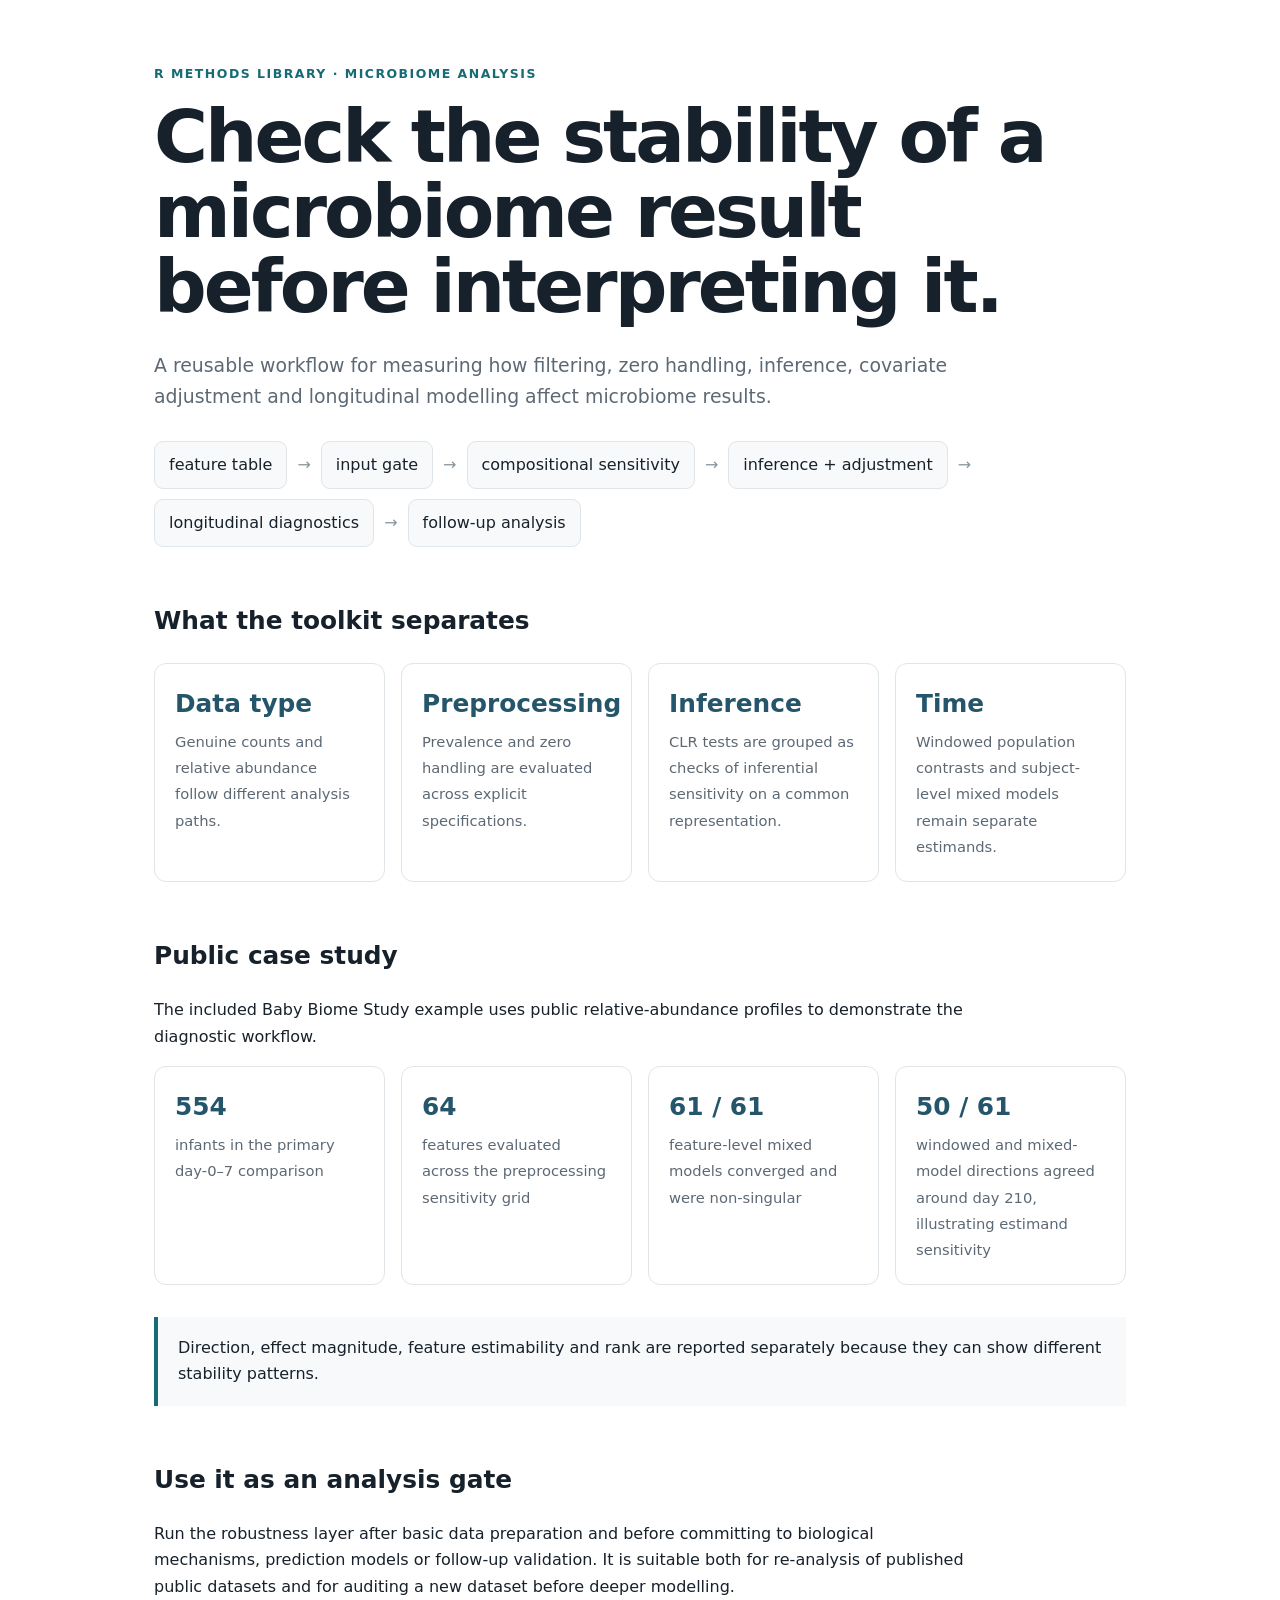
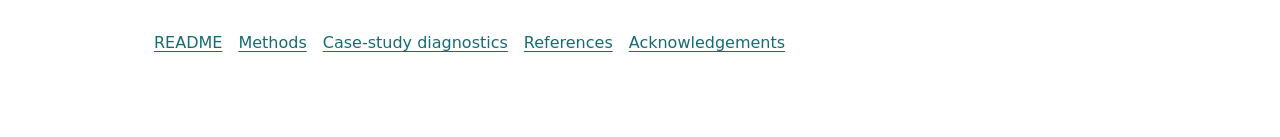
<file: index.html>
<!doctype html>
<html lang="en">
<head>
<meta charset="utf-8">
<meta name="viewport" content="width=device-width,initial-scale=1">
<title>Microbiome robustness toolkit</title>
<style>
:root{--ink:#17212b;--muted:#5c6975;--line:#dfe5e8;--panel:#f7f9fa;--accent:#176b74;--accent2:#24556a}
*{box-sizing:border-box}body{margin:0;font:16px/1.65 system-ui,-apple-system,Segoe UI,Roboto,sans-serif;color:var(--ink);background:white}
main{max-width:1020px;margin:auto;padding:64px 24px 80px}h1{font-size:clamp(2.4rem,6vw,4.6rem);line-height:1.02;letter-spacing:-.04em;margin:.2em 0 .35em;max-width:900px}h2{margin-top:54px;font-size:1.55rem}p{max-width:820px}.lead{font-size:1.18rem;color:var(--muted)}.eyebrow{font-size:.78rem;text-transform:uppercase;letter-spacing:.12em;font-weight:700;color:var(--accent)}.flow{display:flex;flex-wrap:wrap;gap:10px;align-items:center;margin:28px 0}.step{border:1px solid var(--line);padding:10px 14px;border-radius:9px;background:var(--panel)}.arrow{color:#8a979e}.grid{display:grid;grid-template-columns:repeat(auto-fit,minmax(230px,1fr));gap:16px}.card{border:1px solid var(--line);border-radius:12px;padding:20px;background:white}.card strong{font-size:1.55rem;display:block;color:var(--accent2);margin-bottom:4px}.small{font-size:.92rem;color:var(--muted)}a{color:var(--accent);text-decoration-thickness:1px;text-underline-offset:3px}.links{display:flex;flex-wrap:wrap;gap:16px;margin-top:30px}.note{margin-top:32px;padding:18px 20px;border-left:4px solid var(--accent);background:var(--panel)}code{background:#f1f4f5;padding:.12em .35em;border-radius:4px}
</style>
</head>
<body><main>
<div class="eyebrow">R methods library · microbiome analysis</div>
<h1>Check the stability of a microbiome result before interpreting it.</h1>
<p class="lead">A reusable workflow for measuring how filtering, zero handling, inference, covariate adjustment and longitudinal modelling affect microbiome results.</p>

<div class="flow" aria-label="workflow">
<span class="step">feature table</span><span class="arrow">→</span>
<span class="step">input gate</span><span class="arrow">→</span>
<span class="step">compositional sensitivity</span><span class="arrow">→</span>
<span class="step">inference + adjustment</span><span class="arrow">→</span>
<span class="step">longitudinal diagnostics</span><span class="arrow">→</span>
<span class="step">follow-up analysis</span>
</div>

<h2>What the toolkit separates</h2>
<div class="grid">
<div class="card"><strong>Data type</strong><span class="small">Genuine counts and relative abundance follow different analysis paths.</span></div>
<div class="card"><strong>Preprocessing</strong><span class="small">Prevalence and zero handling are evaluated across explicit specifications.</span></div>
<div class="card"><strong>Inference</strong><span class="small">CLR tests are grouped as checks of inferential sensitivity on a common representation.</span></div>
<div class="card"><strong>Time</strong><span class="small">Windowed population contrasts and subject-level mixed models remain separate estimands.</span></div>
</div>

<h2>Public case study</h2>
<p>The included Baby Biome Study example uses public relative-abundance profiles to demonstrate the diagnostic workflow.</p>
<div class="grid">
<div class="card"><strong>554</strong><span class="small">infants in the primary day-0–7 comparison</span></div>
<div class="card"><strong>64</strong><span class="small">features evaluated across the preprocessing sensitivity grid</span></div>
<div class="card"><strong>61 / 61</strong><span class="small">feature-level mixed models converged and were non-singular</span></div>
<div class="card"><strong>50 / 61</strong><span class="small">windowed and mixed-model directions agreed around day 210, illustrating estimand sensitivity</span></div>
</div>
<div class="note">Direction, effect magnitude, feature estimability and rank are reported separately because they can show different stability patterns.</div>

<h2>Use it as an analysis gate</h2>
<p>Run the robustness layer after basic data preparation and before committing to biological mechanisms, prediction models or follow-up validation. It is suitable both for re-analysis of published public datasets and for auditing a new dataset before deeper modelling.</p>

<div class="links">
<a href="https://inlifesky.github.io/microbiome-robustness-toolkit/README.html?v=docs1">README</a>
<a href="https://inlifesky.github.io/microbiome-robustness-toolkit/docs/METHODS.html?v=docs1">Methods</a>
<a href="https://inlifesky.github.io/microbiome-robustness-toolkit/example_outputs/CASE_STUDY_DIAGNOSTICS.html?v=docs1">Case-study diagnostics</a>
<a href="https://inlifesky.github.io/microbiome-robustness-toolkit/REFERENCES.html?v=docs1">References</a>
<a href="https://inlifesky.github.io/microbiome-robustness-toolkit/ACKNOWLEDGEMENTS.html?v=docs1">Acknowledgements</a>
</div>
</main></body></html>
</file>
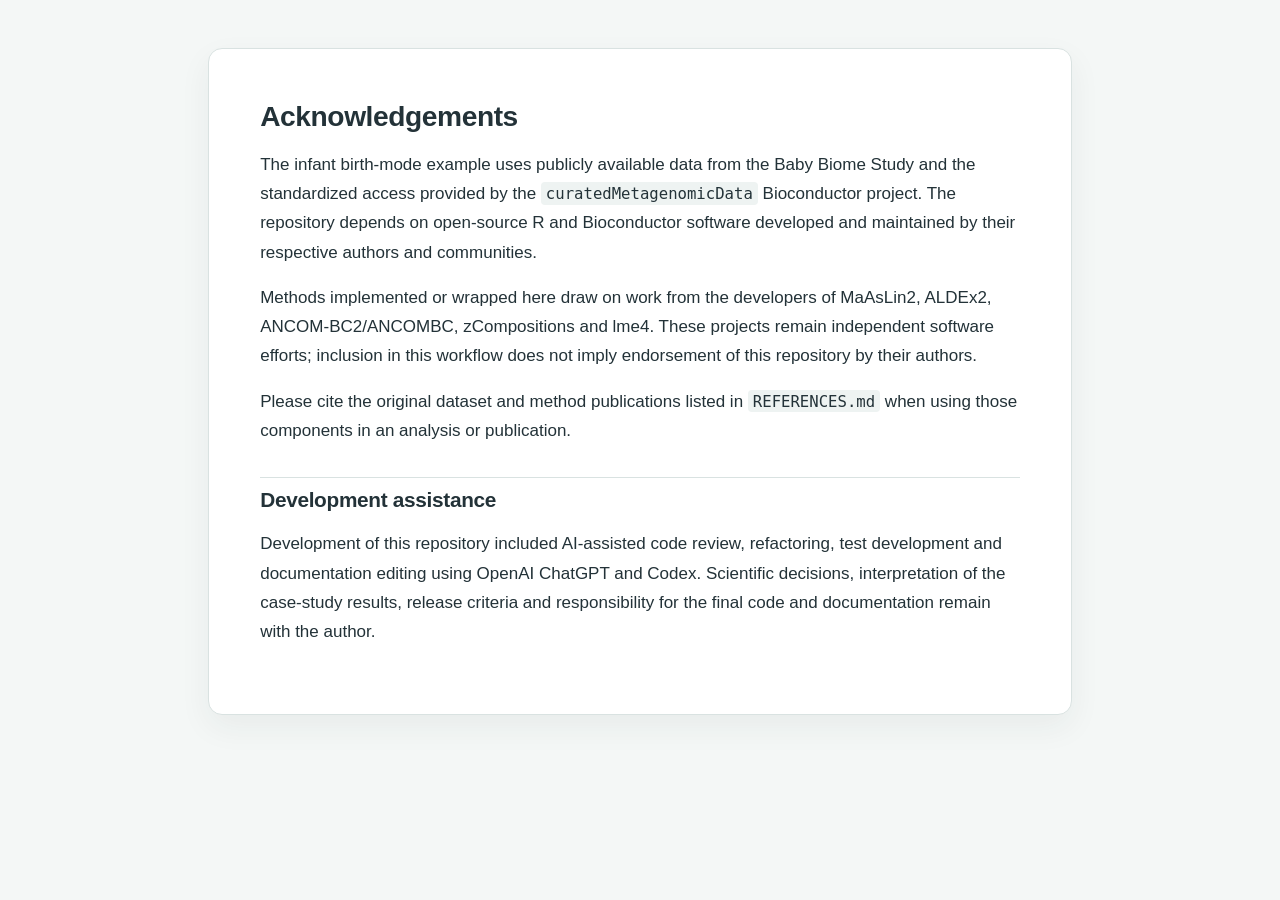
<file: ACKNOWLEDGEMENTS.html>
<!DOCTYPE html>
<html xmlns="http://www.w3.org/1999/xhtml">
<head>
  <meta charset="utf-8" />
  <meta name="generator" content="pandoc" />
  <meta name="viewport" content="width=device-width, initial-scale=1.0, user-scalable=yes" />
  <title>Acknowledgements | Microbiome robustness toolkit</title>
  <style>
    /* Default styles provided by pandoc.
    ** See https://pandoc.org/MANUAL.html#variables-for-html for config info.
    */
    span.smallcaps{font-variant: small-caps;}
    div.columns{display: flex; gap: min(4vw, 1.5em);}
    div.column{flex: auto; overflow-x: auto;}
    div.hanging-indent{margin-left: 1.5em; text-indent: -1.5em;}
    /* The extra [class] is a hack that increases specificity enough to
       override a similar rule in reveal.js */
    ul.task-list[class]{list-style: none;}
    ul.task-list li input[type="checkbox"] {
      font-size: inherit;
      width: 0.8em;
      margin: 0 0.8em 0.2em -1.6em;
      vertical-align: middle;
    }
    .display.math{display: block; text-align: center; margin: 0.5rem auto;}
  </style>
  <link rel="stylesheet" href="docs/document.css" />
</head>
<body>
<header id="title-block-header">
<h1 class="title">Acknowledgements | Microbiome robustness toolkit</h1>
</header>
<h1 id="acknowledgements">Acknowledgements</h1>
<p>The infant birth-mode example uses publicly available data from the
Baby Biome Study and the standardized access provided by the
<code>curatedMetagenomicData</code> Bioconductor project. The repository
depends on open-source R and Bioconductor software developed and
maintained by their respective authors and communities.</p>
<p>Methods implemented or wrapped here draw on work from the developers
of MaAsLin2, ALDEx2, ANCOM-BC2/ANCOMBC, zCompositions and lme4. These
projects remain independent software efforts; inclusion in this workflow
does not imply endorsement of this repository by their authors.</p>
<p>Please cite the original dataset and method publications listed in
<code>REFERENCES.md</code> when using those components in an analysis or
publication.</p>
<h2 id="development-assistance">Development assistance</h2>
<p>Development of this repository included AI-assisted code review,
refactoring, test development and documentation editing using OpenAI
ChatGPT and Codex. Scientific decisions, interpretation of the
case-study results, release criteria and responsibility for the final
code and documentation remain with the author.</p>
</body>
</html>
</file>
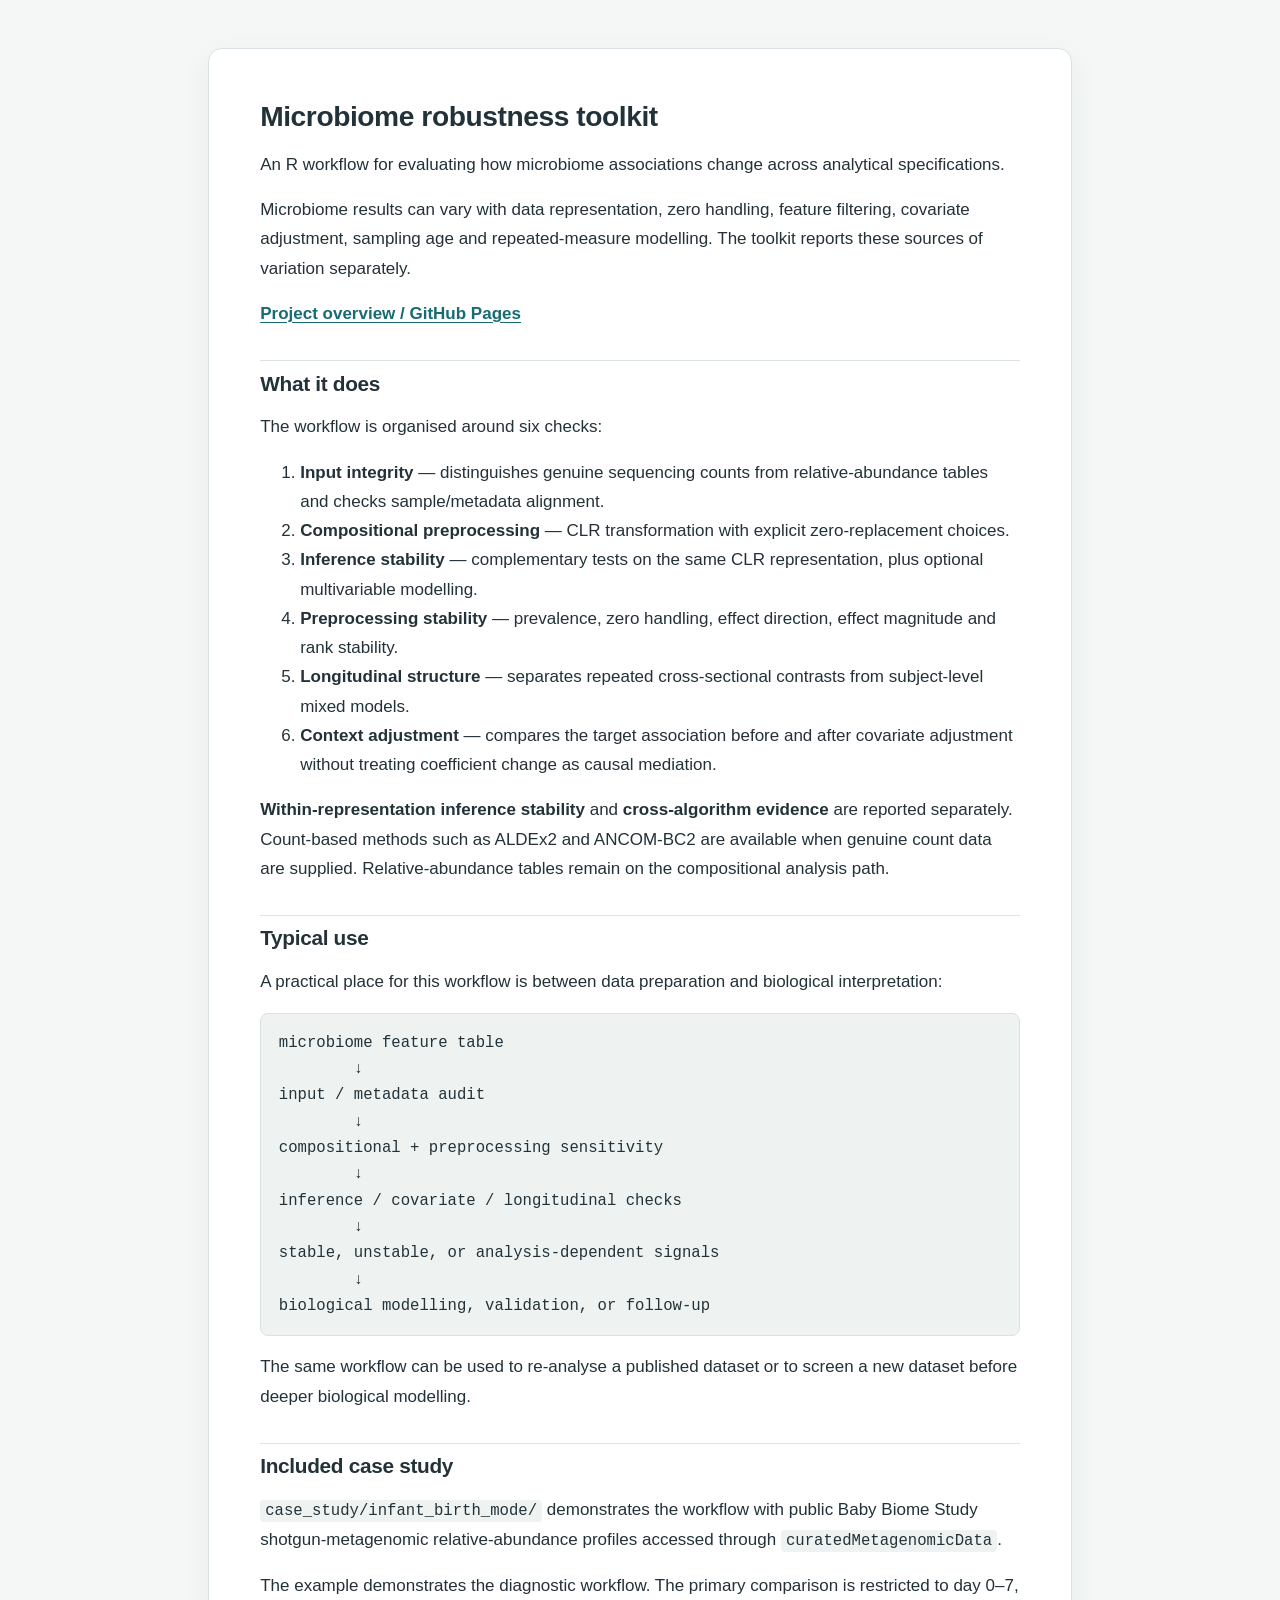
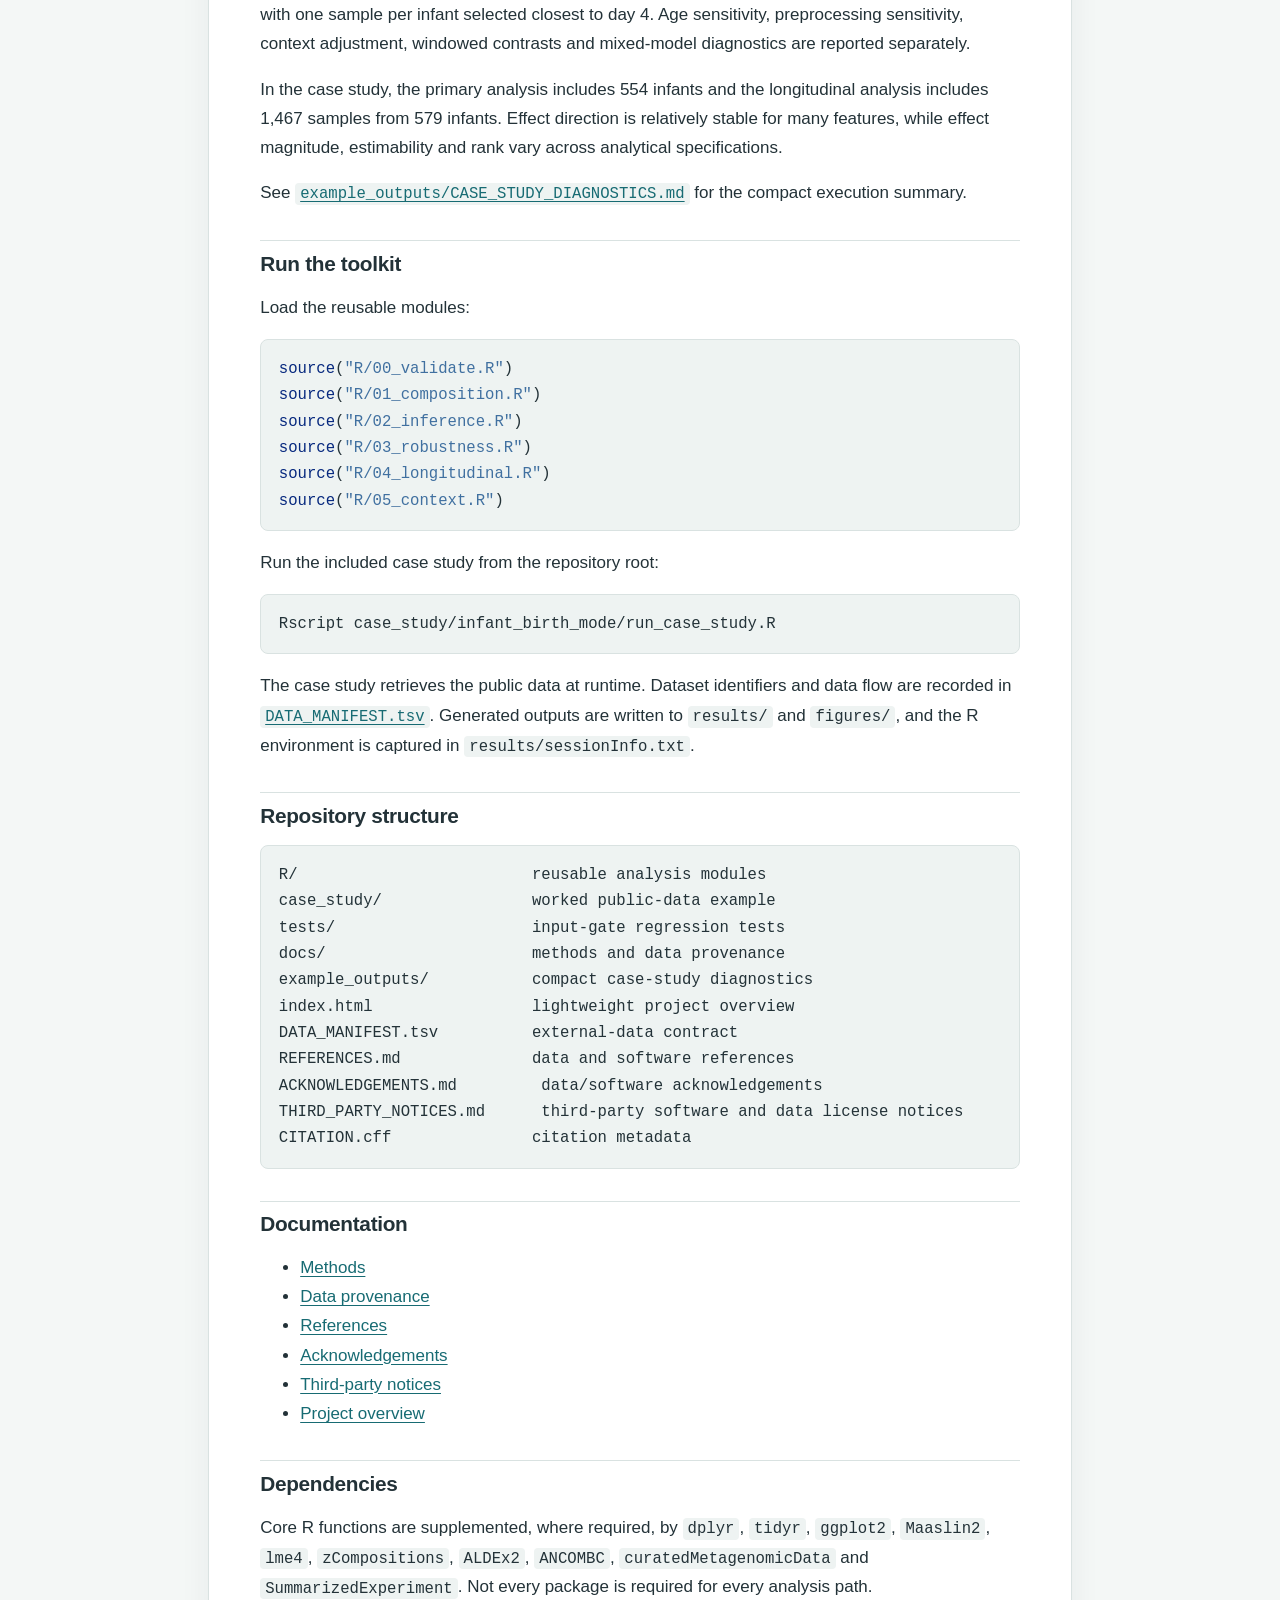
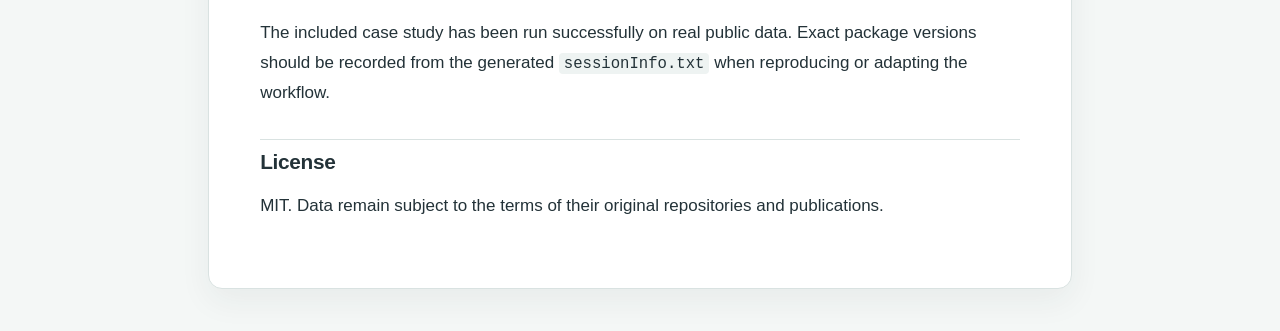
<file: README.html>
<!DOCTYPE html>
<html xmlns="http://www.w3.org/1999/xhtml">
<head>
  <meta charset="utf-8" />
  <meta name="generator" content="pandoc" />
  <meta name="viewport" content="width=device-width, initial-scale=1.0, user-scalable=yes" />
  <title>Microbiome robustness toolkit</title>
  <style>
    /* Default styles provided by pandoc.
    ** See https://pandoc.org/MANUAL.html#variables-for-html for config info.
    */
    span.smallcaps{font-variant: small-caps;}
    div.columns{display: flex; gap: min(4vw, 1.5em);}
    div.column{flex: auto; overflow-x: auto;}
    div.hanging-indent{margin-left: 1.5em; text-indent: -1.5em;}
    /* The extra [class] is a hack that increases specificity enough to
       override a similar rule in reveal.js */
    ul.task-list[class]{list-style: none;}
    ul.task-list li input[type="checkbox"] {
      font-size: inherit;
      width: 0.8em;
      margin: 0 0.8em 0.2em -1.6em;
      vertical-align: middle;
    }
    .display.math{display: block; text-align: center; margin: 0.5rem auto;}
    /* CSS for syntax highlighting */
    html { -webkit-text-size-adjust: 100%; }
    pre > code.sourceCode { white-space: pre; position: relative; }
    pre > code.sourceCode > span { display: inline-block; line-height: 1.25; }
    pre > code.sourceCode > span:empty { height: 1.2em; }
    .sourceCode { overflow: visible; }
    code.sourceCode > span { color: inherit; text-decoration: inherit; }
    div.sourceCode { margin: 1em 0; }
    pre.sourceCode { margin: 0; }
    @media screen {
    div.sourceCode { overflow: auto; }
    }
    @media print {
    pre > code.sourceCode { white-space: pre-wrap; }
    pre > code.sourceCode > span { text-indent: -5em; padding-left: 5em; }
    }
    pre.numberSource code
      { counter-reset: source-line 0; }
    pre.numberSource code > span
      { position: relative; left: -4em; counter-increment: source-line; }
    pre.numberSource code > span > a:first-child::before
      { content: counter(source-line);
        position: relative; left: -1em; text-align: right; vertical-align: baseline;
        border: none; display: inline-block;
        -webkit-touch-callout: none; -webkit-user-select: none;
        -khtml-user-select: none; -moz-user-select: none;
        -ms-user-select: none; user-select: none;
        padding: 0 4px; width: 4em;
        color: #aaaaaa;
      }
    pre.numberSource { margin-left: 3em; border-left: 1px solid #aaaaaa;  padding-left: 4px; }
    div.sourceCode
      {   }
    @media screen {
    pre > code.sourceCode > span > a:first-child::before { text-decoration: underline; }
    }
    code span.al { color: #ff0000; font-weight: bold; } /* Alert */
    code span.an { color: #60a0b0; font-weight: bold; font-style: italic; } /* Annotation */
    code span.at { color: #7d9029; } /* Attribute */
    code span.bn { color: #40a070; } /* BaseN */
    code span.bu { color: #008000; } /* BuiltIn */
    code span.cf { color: #007020; font-weight: bold; } /* ControlFlow */
    code span.ch { color: #4070a0; } /* Char */
    code span.cn { color: #880000; } /* Constant */
    code span.co { color: #60a0b0; font-style: italic; } /* Comment */
    code span.cv { color: #60a0b0; font-weight: bold; font-style: italic; } /* CommentVar */
    code span.do { color: #ba2121; font-style: italic; } /* Documentation */
    code span.dt { color: #902000; } /* DataType */
    code span.dv { color: #40a070; } /* DecVal */
    code span.er { color: #ff0000; font-weight: bold; } /* Error */
    code span.ex { } /* Extension */
    code span.fl { color: #40a070; } /* Float */
    code span.fu { color: #06287e; } /* Function */
    code span.im { color: #008000; font-weight: bold; } /* Import */
    code span.in { color: #60a0b0; font-weight: bold; font-style: italic; } /* Information */
    code span.kw { color: #007020; font-weight: bold; } /* Keyword */
    code span.op { color: #666666; } /* Operator */
    code span.ot { color: #007020; } /* Other */
    code span.pp { color: #bc7a00; } /* Preprocessor */
    code span.sc { color: #4070a0; } /* SpecialChar */
    code span.ss { color: #bb6688; } /* SpecialString */
    code span.st { color: #4070a0; } /* String */
    code span.va { color: #19177c; } /* Variable */
    code span.vs { color: #4070a0; } /* VerbatimString */
    code span.wa { color: #60a0b0; font-weight: bold; font-style: italic; } /* Warning */
  </style>
  <link rel="stylesheet" href="docs/document.css" />
</head>
<body>
<header id="title-block-header">
<h1 class="title">Microbiome robustness toolkit</h1>
</header>
<h1 id="microbiome-robustness-toolkit">Microbiome robustness
toolkit</h1>
<p>An R workflow for evaluating how microbiome associations change
across analytical specifications.</p>
<p>Microbiome results can vary with data representation, zero handling,
feature filtering, covariate adjustment, sampling age and
repeated-measure modelling. The toolkit reports these sources of
variation separately.</p>
<p><strong><a
href="https://inlifesky.github.io/microbiome-robustness-toolkit/">Project
overview / GitHub Pages</a></strong></p>
<h2 id="what-it-does">What it does</h2>
<p>The workflow is organised around six checks:</p>
<ol type="1">
<li><strong>Input integrity</strong> — distinguishes genuine sequencing
counts from relative-abundance tables and checks sample/metadata
alignment.</li>
<li><strong>Compositional preprocessing</strong> — CLR transformation
with explicit zero-replacement choices.</li>
<li><strong>Inference stability</strong> — complementary tests on the
same CLR representation, plus optional multivariable modelling.</li>
<li><strong>Preprocessing stability</strong> — prevalence, zero
handling, effect direction, effect magnitude and rank stability.</li>
<li><strong>Longitudinal structure</strong> — separates repeated
cross-sectional contrasts from subject-level mixed models.</li>
<li><strong>Context adjustment</strong> — compares the target
association before and after covariate adjustment without treating
coefficient change as causal mediation.</li>
</ol>
<p><strong>Within-representation inference stability</strong> and
<strong>cross-algorithm evidence</strong> are reported separately.
Count-based methods such as ALDEx2 and ANCOM-BC2 are available when
genuine count data are supplied. Relative-abundance tables remain on the
compositional analysis path.</p>
<h2 id="typical-use">Typical use</h2>
<p>A practical place for this workflow is between data preparation and
biological interpretation:</p>
<pre class="text"><code>microbiome feature table
        ↓
input / metadata audit
        ↓
compositional + preprocessing sensitivity
        ↓
inference / covariate / longitudinal checks
        ↓
stable, unstable, or analysis-dependent signals
        ↓
biological modelling, validation, or follow-up</code></pre>
<p>The same workflow can be used to re-analyse a published dataset or to
screen a new dataset before deeper biological modelling.</p>
<h2 id="included-case-study">Included case study</h2>
<p><code>case_study/infant_birth_mode/</code> demonstrates the workflow
with public Baby Biome Study shotgun-metagenomic relative-abundance
profiles accessed through <code>curatedMetagenomicData</code>.</p>
<p>The example demonstrates the diagnostic workflow. The primary
comparison is restricted to day 0–7, with one sample per infant selected
closest to day 4. Age sensitivity, preprocessing sensitivity, context
adjustment, windowed contrasts and mixed-model diagnostics are reported
separately.</p>
<p>In the case study, the primary analysis includes 554 infants and the
longitudinal analysis includes 1,467 samples from 579 infants. Effect
direction is relatively stable for many features, while effect
magnitude, estimability and rank vary across analytical
specifications.</p>
<p>See <a
href="example_outputs/CASE_STUDY_DIAGNOSTICS.md"><code>example_outputs/CASE_STUDY_DIAGNOSTICS.md</code></a>
for the compact execution summary.</p>
<h2 id="run-the-toolkit">Run the toolkit</h2>
<p>Load the reusable modules:</p>
<div class="sourceCode" id="cb2"><pre class="sourceCode r"><code class="sourceCode r"><span id="cb2-1"><a href="#cb2-1" aria-hidden="true" tabindex="-1"></a><span class="fu">source</span>(<span class="st">&quot;R/00_validate.R&quot;</span>)</span>
<span id="cb2-2"><a href="#cb2-2" aria-hidden="true" tabindex="-1"></a><span class="fu">source</span>(<span class="st">&quot;R/01_composition.R&quot;</span>)</span>
<span id="cb2-3"><a href="#cb2-3" aria-hidden="true" tabindex="-1"></a><span class="fu">source</span>(<span class="st">&quot;R/02_inference.R&quot;</span>)</span>
<span id="cb2-4"><a href="#cb2-4" aria-hidden="true" tabindex="-1"></a><span class="fu">source</span>(<span class="st">&quot;R/03_robustness.R&quot;</span>)</span>
<span id="cb2-5"><a href="#cb2-5" aria-hidden="true" tabindex="-1"></a><span class="fu">source</span>(<span class="st">&quot;R/04_longitudinal.R&quot;</span>)</span>
<span id="cb2-6"><a href="#cb2-6" aria-hidden="true" tabindex="-1"></a><span class="fu">source</span>(<span class="st">&quot;R/05_context.R&quot;</span>)</span></code></pre></div>
<p>Run the included case study from the repository root:</p>
<div class="sourceCode" id="cb3"><pre
class="sourceCode bash"><code class="sourceCode bash"><span id="cb3-1"><a href="#cb3-1" aria-hidden="true" tabindex="-1"></a><span class="ex">Rscript</span> case_study/infant_birth_mode/run_case_study.R</span></code></pre></div>
<p>The case study retrieves the public data at runtime. Dataset
identifiers and data flow are recorded in <a
href="DATA_MANIFEST.tsv"><code>DATA_MANIFEST.tsv</code></a>. Generated
outputs are written to <code>results/</code> and <code>figures/</code>,
and the R environment is captured in
<code>results/sessionInfo.txt</code>.</p>
<h2 id="repository-structure">Repository structure</h2>
<pre class="text"><code>R/                         reusable analysis modules
case_study/                worked public-data example
tests/                     input-gate regression tests
docs/                      methods and data provenance
example_outputs/           compact case-study diagnostics
index.html                 lightweight project overview
DATA_MANIFEST.tsv          external-data contract
REFERENCES.md              data and software references
ACKNOWLEDGEMENTS.md         data/software acknowledgements
THIRD_PARTY_NOTICES.md      third-party software and data license notices
CITATION.cff               citation metadata</code></pre>
<h2 id="documentation">Documentation</h2>
<ul>
<li><a href="docs/METHODS.md">Methods</a></li>
<li><a href="docs/DATA_PROVENANCE.md">Data provenance</a></li>
<li><a href="REFERENCES.md">References</a></li>
<li><a href="ACKNOWLEDGEMENTS.md">Acknowledgements</a></li>
<li><a href="THIRD_PARTY_NOTICES.md">Third-party notices</a></li>
<li><a href="index.html">Project overview</a></li>
</ul>
<h2 id="dependencies">Dependencies</h2>
<p>Core R functions are supplemented, where required, by
<code>dplyr</code>, <code>tidyr</code>, <code>ggplot2</code>,
<code>Maaslin2</code>, <code>lme4</code>, <code>zCompositions</code>,
<code>ALDEx2</code>, <code>ANCOMBC</code>,
<code>curatedMetagenomicData</code> and
<code>SummarizedExperiment</code>. Not every package is required for
every analysis path.</p>
<p>The included case study has been run successfully on real public
data. Exact package versions should be recorded from the generated
<code>sessionInfo.txt</code> when reproducing or adapting the
workflow.</p>
<h2 id="license">License</h2>
<p>MIT. Data remain subject to the terms of their original repositories
and publications.</p>
</body>
</html>
</file>
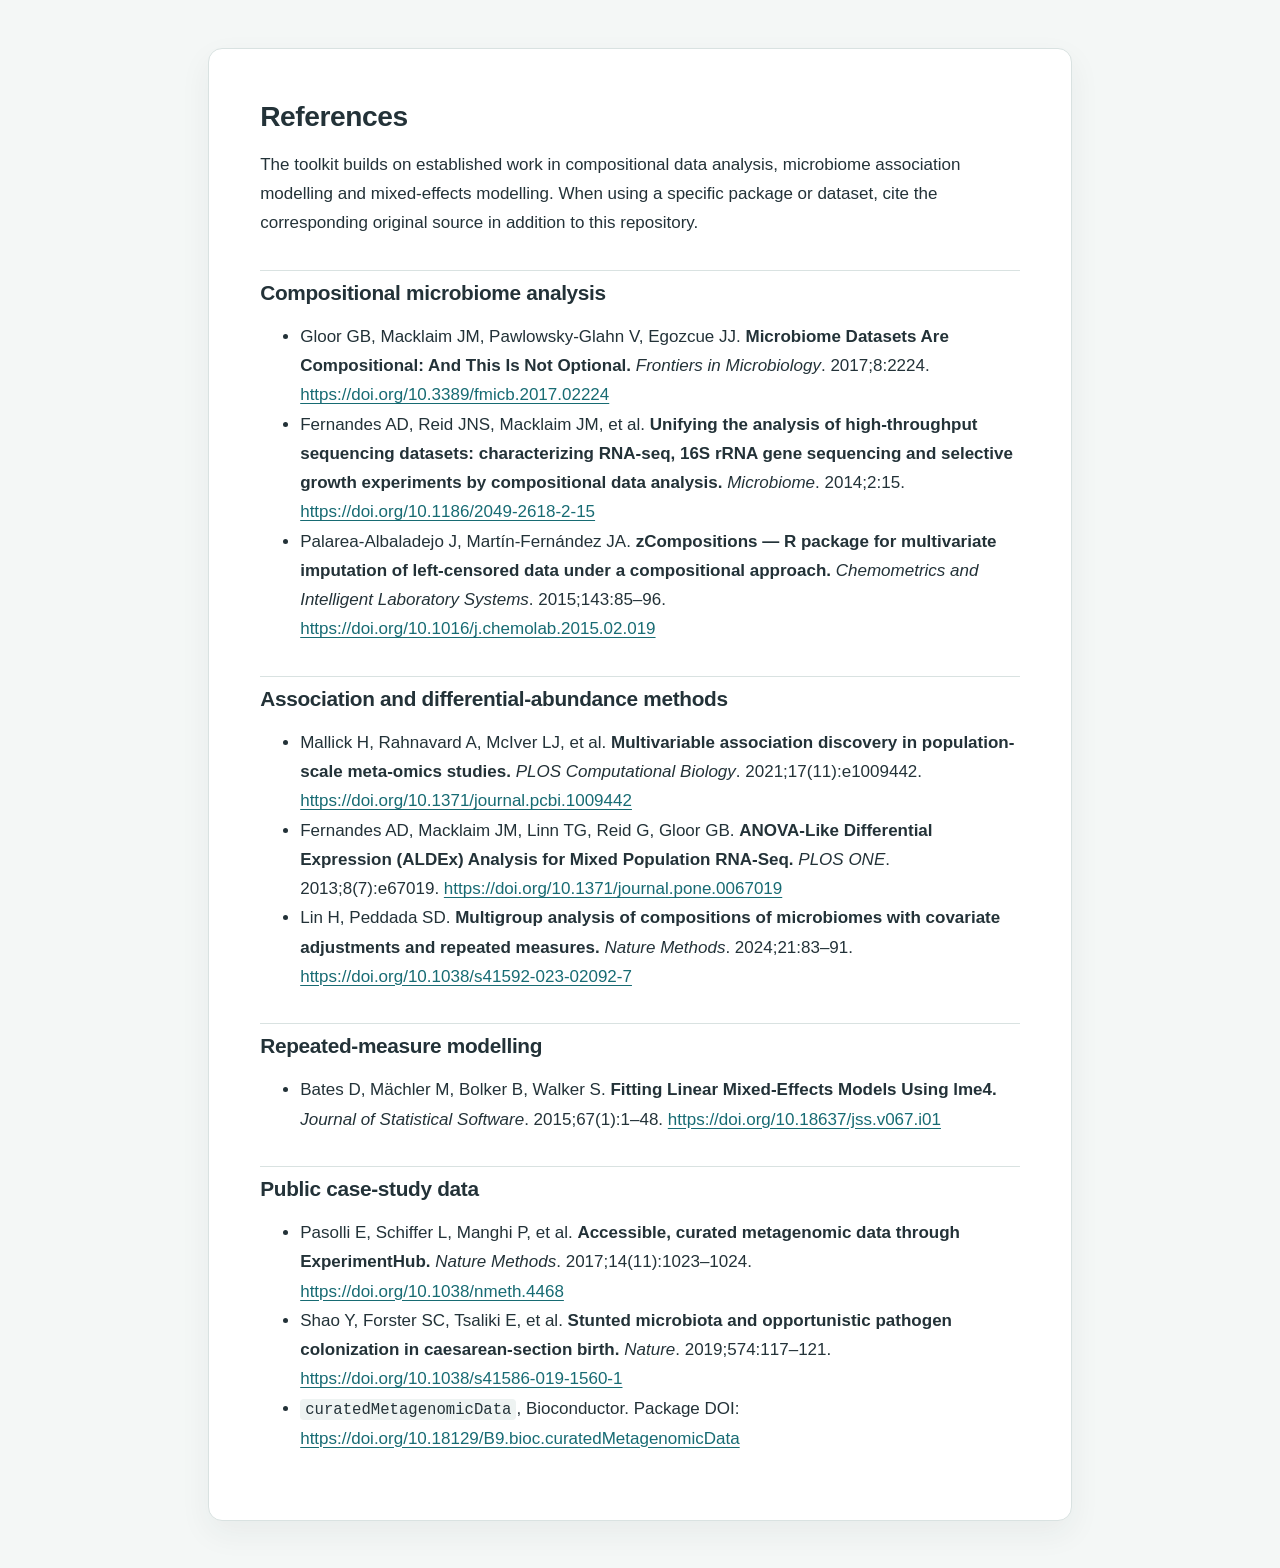
<file: REFERENCES.html>
<!DOCTYPE html>
<html xmlns="http://www.w3.org/1999/xhtml">
<head>
  <meta charset="utf-8" />
  <meta name="generator" content="pandoc" />
  <meta name="viewport" content="width=device-width, initial-scale=1.0, user-scalable=yes" />
  <title>References | Microbiome robustness toolkit</title>
  <style>
    /* Default styles provided by pandoc.
    ** See https://pandoc.org/MANUAL.html#variables-for-html for config info.
    */
    span.smallcaps{font-variant: small-caps;}
    div.columns{display: flex; gap: min(4vw, 1.5em);}
    div.column{flex: auto; overflow-x: auto;}
    div.hanging-indent{margin-left: 1.5em; text-indent: -1.5em;}
    /* The extra [class] is a hack that increases specificity enough to
       override a similar rule in reveal.js */
    ul.task-list[class]{list-style: none;}
    ul.task-list li input[type="checkbox"] {
      font-size: inherit;
      width: 0.8em;
      margin: 0 0.8em 0.2em -1.6em;
      vertical-align: middle;
    }
    .display.math{display: block; text-align: center; margin: 0.5rem auto;}
  </style>
  <link rel="stylesheet" href="docs/document.css" />
</head>
<body>
<header id="title-block-header">
<h1 class="title">References | Microbiome robustness toolkit</h1>
</header>
<h1 id="references">References</h1>
<p>The toolkit builds on established work in compositional data
analysis, microbiome association modelling and mixed-effects modelling.
When using a specific package or dataset, cite the corresponding
original source in addition to this repository.</p>
<h2 id="compositional-microbiome-analysis">Compositional microbiome
analysis</h2>
<ul>
<li>Gloor GB, Macklaim JM, Pawlowsky-Glahn V, Egozcue JJ.
<strong>Microbiome Datasets Are Compositional: And This Is Not
Optional.</strong> <em>Frontiers in Microbiology</em>. 2017;8:2224. <a
href="https://doi.org/10.3389/fmicb.2017.02224">https://doi.org/10.3389/fmicb.2017.02224</a></li>
<li>Fernandes AD, Reid JNS, Macklaim JM, et al. <strong>Unifying the
analysis of high-throughput sequencing datasets: characterizing RNA-seq,
16S rRNA gene sequencing and selective growth experiments by
compositional data analysis.</strong> <em>Microbiome</em>. 2014;2:15. <a
href="https://doi.org/10.1186/2049-2618-2-15">https://doi.org/10.1186/2049-2618-2-15</a></li>
<li>Palarea-Albaladejo J, Martín-Fernández JA. <strong>zCompositions — R
package for multivariate imputation of left-censored data under a
compositional approach.</strong> <em>Chemometrics and Intelligent
Laboratory Systems</em>. 2015;143:85–96. <a
href="https://doi.org/10.1016/j.chemolab.2015.02.019">https://doi.org/10.1016/j.chemolab.2015.02.019</a></li>
</ul>
<h2 id="association-and-differential-abundance-methods">Association and
differential-abundance methods</h2>
<ul>
<li>Mallick H, Rahnavard A, McIver LJ, et al. <strong>Multivariable
association discovery in population-scale meta-omics studies.</strong>
<em>PLOS Computational Biology</em>. 2021;17(11):e1009442. <a
href="https://doi.org/10.1371/journal.pcbi.1009442">https://doi.org/10.1371/journal.pcbi.1009442</a></li>
<li>Fernandes AD, Macklaim JM, Linn TG, Reid G, Gloor GB.
<strong>ANOVA-Like Differential Expression (ALDEx) Analysis for Mixed
Population RNA-Seq.</strong> <em>PLOS ONE</em>. 2013;8(7):e67019. <a
href="https://doi.org/10.1371/journal.pone.0067019">https://doi.org/10.1371/journal.pone.0067019</a></li>
<li>Lin H, Peddada SD. <strong>Multigroup analysis of compositions of
microbiomes with covariate adjustments and repeated measures.</strong>
<em>Nature Methods</em>. 2024;21:83–91. <a
href="https://doi.org/10.1038/s41592-023-02092-7">https://doi.org/10.1038/s41592-023-02092-7</a></li>
</ul>
<h2 id="repeated-measure-modelling">Repeated-measure modelling</h2>
<ul>
<li>Bates D, Mächler M, Bolker B, Walker S. <strong>Fitting Linear
Mixed-Effects Models Using lme4.</strong> <em>Journal of Statistical
Software</em>. 2015;67(1):1–48. <a
href="https://doi.org/10.18637/jss.v067.i01">https://doi.org/10.18637/jss.v067.i01</a></li>
</ul>
<h2 id="public-case-study-data">Public case-study data</h2>
<ul>
<li>Pasolli E, Schiffer L, Manghi P, et al. <strong>Accessible, curated
metagenomic data through ExperimentHub.</strong> <em>Nature
Methods</em>. 2017;14(11):1023–1024. <a
href="https://doi.org/10.1038/nmeth.4468">https://doi.org/10.1038/nmeth.4468</a></li>
<li>Shao Y, Forster SC, Tsaliki E, et al. <strong>Stunted microbiota and
opportunistic pathogen colonization in caesarean-section birth.</strong>
<em>Nature</em>. 2019;574:117–121. <a
href="https://doi.org/10.1038/s41586-019-1560-1">https://doi.org/10.1038/s41586-019-1560-1</a></li>
<li><code>curatedMetagenomicData</code>, Bioconductor. Package DOI: <a
href="https://doi.org/10.18129/B9.bioc.curatedMetagenomicData">https://doi.org/10.18129/B9.bioc.curatedMetagenomicData</a></li>
</ul>
</body>
</html>
</file>
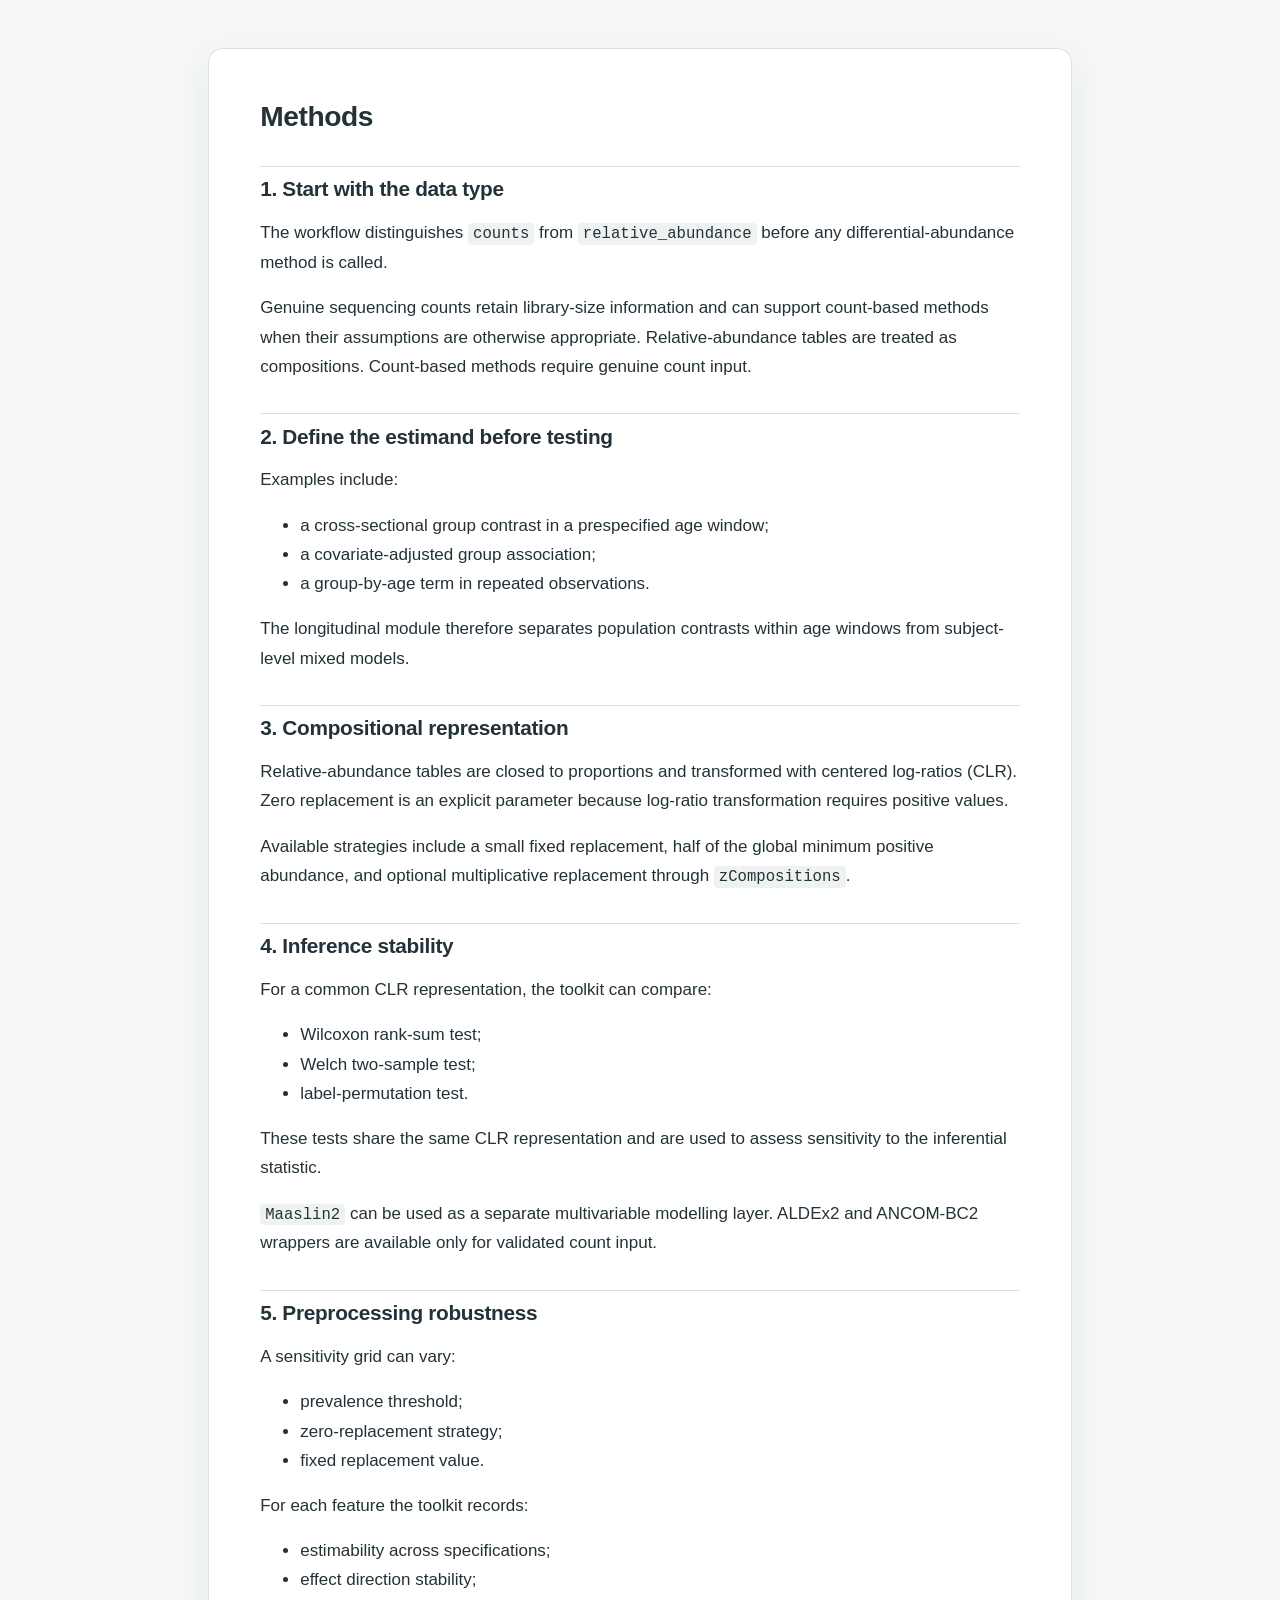
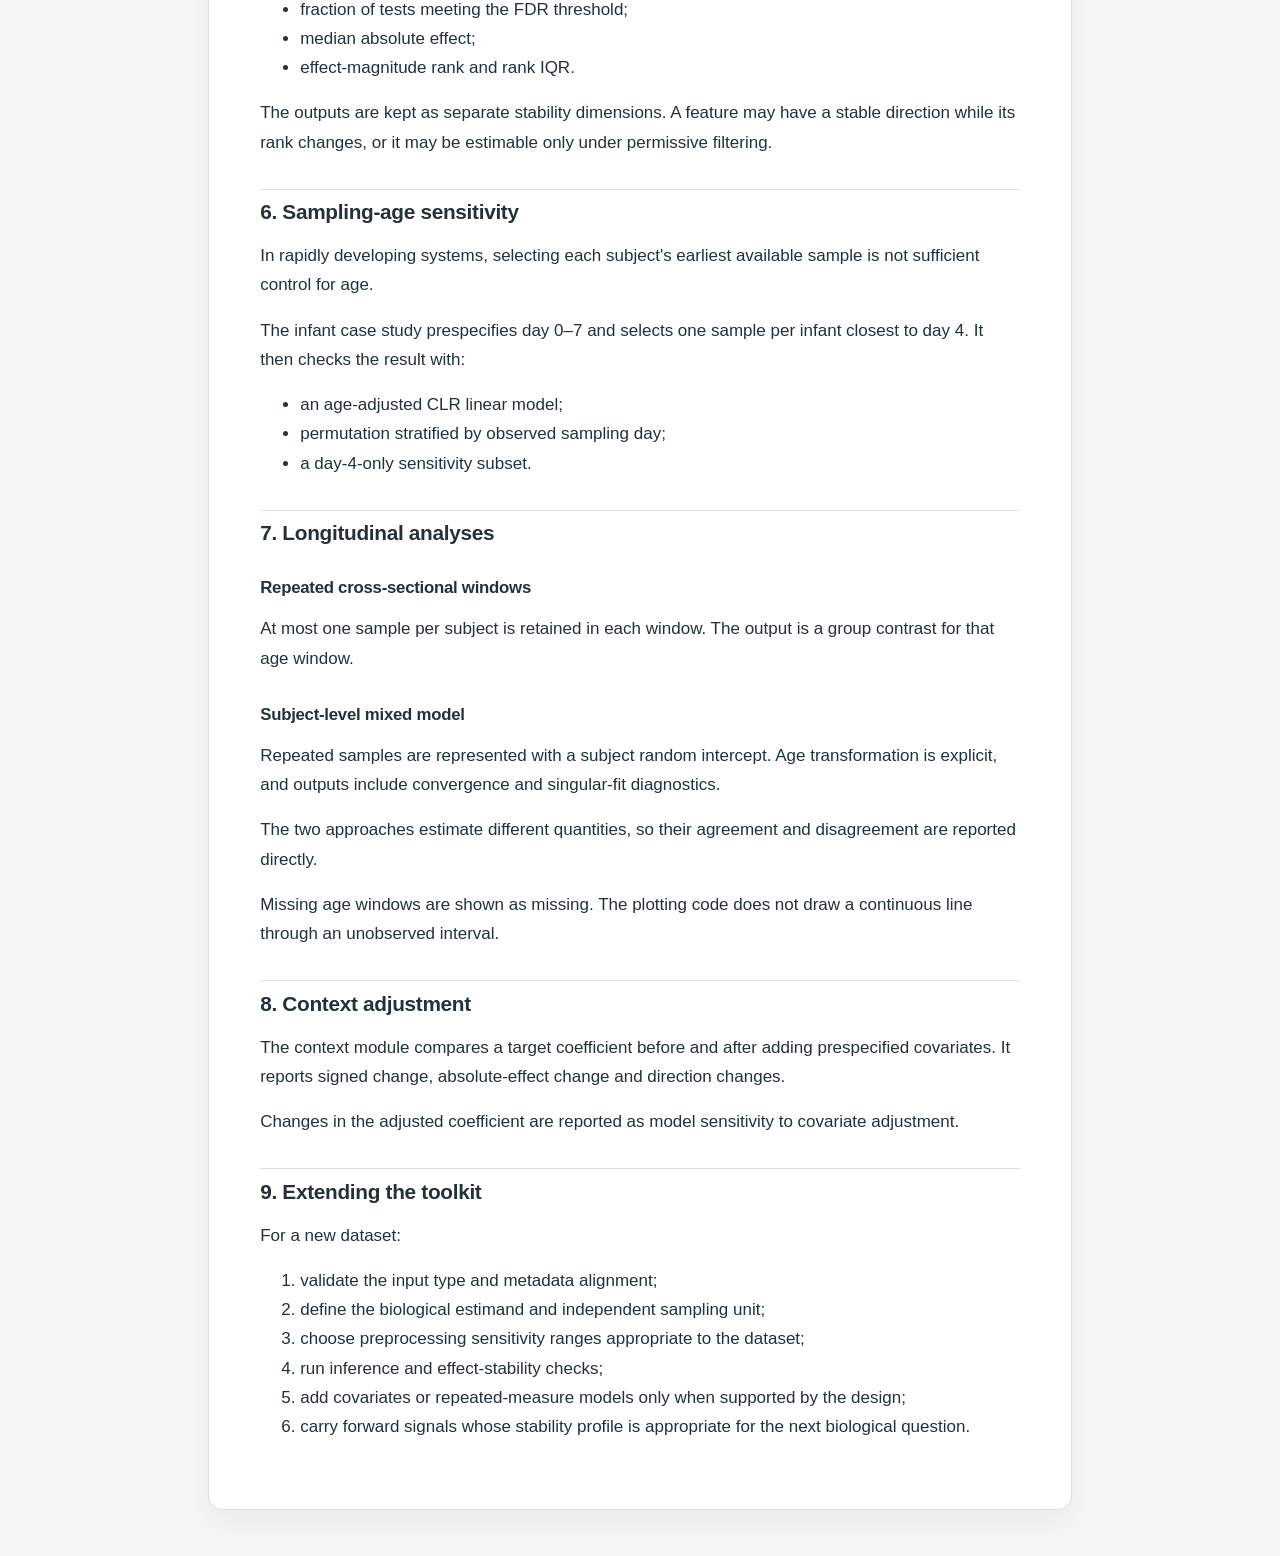
<file: docs/METHODS.html>
<!DOCTYPE html>
<html xmlns="http://www.w3.org/1999/xhtml">
<head>
  <meta charset="utf-8" />
  <meta name="generator" content="pandoc" />
  <meta name="viewport" content="width=device-width, initial-scale=1.0, user-scalable=yes" />
  <title>Methods | Microbiome robustness toolkit</title>
  <style>
    /* Default styles provided by pandoc.
    ** See https://pandoc.org/MANUAL.html#variables-for-html for config info.
    */
    span.smallcaps{font-variant: small-caps;}
    div.columns{display: flex; gap: min(4vw, 1.5em);}
    div.column{flex: auto; overflow-x: auto;}
    div.hanging-indent{margin-left: 1.5em; text-indent: -1.5em;}
    /* The extra [class] is a hack that increases specificity enough to
       override a similar rule in reveal.js */
    ul.task-list[class]{list-style: none;}
    ul.task-list li input[type="checkbox"] {
      font-size: inherit;
      width: 0.8em;
      margin: 0 0.8em 0.2em -1.6em;
      vertical-align: middle;
    }
    .display.math{display: block; text-align: center; margin: 0.5rem auto;}
  </style>
  <link rel="stylesheet" href="document.css" />
</head>
<body>
<header id="title-block-header">
<h1 class="title">Methods | Microbiome robustness toolkit</h1>
</header>
<h1 id="methods">Methods</h1>
<h2 id="1-start-with-the-data-type">1. Start with the data type</h2>
<p>The workflow distinguishes <code>counts</code> from
<code>relative_abundance</code> before any differential-abundance method
is called.</p>
<p>Genuine sequencing counts retain library-size information and can
support count-based methods when their assumptions are otherwise
appropriate. Relative-abundance tables are treated as compositions.
Count-based methods require genuine count input.</p>
<h2 id="2-define-the-estimand-before-testing">2. Define the estimand
before testing</h2>
<p>Examples include:</p>
<ul>
<li>a cross-sectional group contrast in a prespecified age window;</li>
<li>a covariate-adjusted group association;</li>
<li>a group-by-age term in repeated observations.</li>
</ul>
<p>The longitudinal module therefore separates population contrasts
within age windows from subject-level mixed models.</p>
<h2 id="3-compositional-representation">3. Compositional
representation</h2>
<p>Relative-abundance tables are closed to proportions and transformed
with centered log-ratios (CLR). Zero replacement is an explicit
parameter because log-ratio transformation requires positive values.</p>
<p>Available strategies include a small fixed replacement, half of the
global minimum positive abundance, and optional multiplicative
replacement through <code>zCompositions</code>.</p>
<h2 id="4-inference-stability">4. Inference stability</h2>
<p>For a common CLR representation, the toolkit can compare:</p>
<ul>
<li>Wilcoxon rank-sum test;</li>
<li>Welch two-sample test;</li>
<li>label-permutation test.</li>
</ul>
<p>These tests share the same CLR representation and are used to assess
sensitivity to the inferential statistic.</p>
<p><code>Maaslin2</code> can be used as a separate multivariable
modelling layer. ALDEx2 and ANCOM-BC2 wrappers are available only for
validated count input.</p>
<h2 id="5-preprocessing-robustness">5. Preprocessing robustness</h2>
<p>A sensitivity grid can vary:</p>
<ul>
<li>prevalence threshold;</li>
<li>zero-replacement strategy;</li>
<li>fixed replacement value.</li>
</ul>
<p>For each feature the toolkit records:</p>
<ul>
<li>estimability across specifications;</li>
<li>effect direction stability;</li>
<li>fraction of tests meeting the FDR threshold;</li>
<li>median absolute effect;</li>
<li>effect-magnitude rank and rank IQR.</li>
</ul>
<p>The outputs are kept as separate stability dimensions. A feature may
have a stable direction while its rank changes, or it may be estimable
only under permissive filtering.</p>
<h2 id="6-sampling-age-sensitivity">6. Sampling-age sensitivity</h2>
<p>In rapidly developing systems, selecting each subject's earliest
available sample is not sufficient control for age.</p>
<p>The infant case study prespecifies day 0–7 and selects one sample per
infant closest to day 4. It then checks the result with:</p>
<ul>
<li>an age-adjusted CLR linear model;</li>
<li>permutation stratified by observed sampling day;</li>
<li>a day-4-only sensitivity subset.</li>
</ul>
<h2 id="7-longitudinal-analyses">7. Longitudinal analyses</h2>
<h3 id="repeated-cross-sectional-windows">Repeated cross-sectional
windows</h3>
<p>At most one sample per subject is retained in each window. The output
is a group contrast for that age window.</p>
<h3 id="subject-level-mixed-model">Subject-level mixed model</h3>
<p>Repeated samples are represented with a subject random intercept. Age
transformation is explicit, and outputs include convergence and
singular-fit diagnostics.</p>
<p>The two approaches estimate different quantities, so their agreement
and disagreement are reported directly.</p>
<p>Missing age windows are shown as missing. The plotting code does not
draw a continuous line through an unobserved interval.</p>
<h2 id="8-context-adjustment">8. Context adjustment</h2>
<p>The context module compares a target coefficient before and after
adding prespecified covariates. It reports signed change,
absolute-effect change and direction changes.</p>
<p>Changes in the adjusted coefficient are reported as model sensitivity
to covariate adjustment.</p>
<h2 id="9-extending-the-toolkit">9. Extending the toolkit</h2>
<p>For a new dataset:</p>
<ol type="1">
<li>validate the input type and metadata alignment;</li>
<li>define the biological estimand and independent sampling unit;</li>
<li>choose preprocessing sensitivity ranges appropriate to the
dataset;</li>
<li>run inference and effect-stability checks;</li>
<li>add covariates or repeated-measure models only when supported by the
design;</li>
<li>carry forward signals whose stability profile is appropriate for the
next biological question.</li>
</ol>
</body>
</html>
</file>
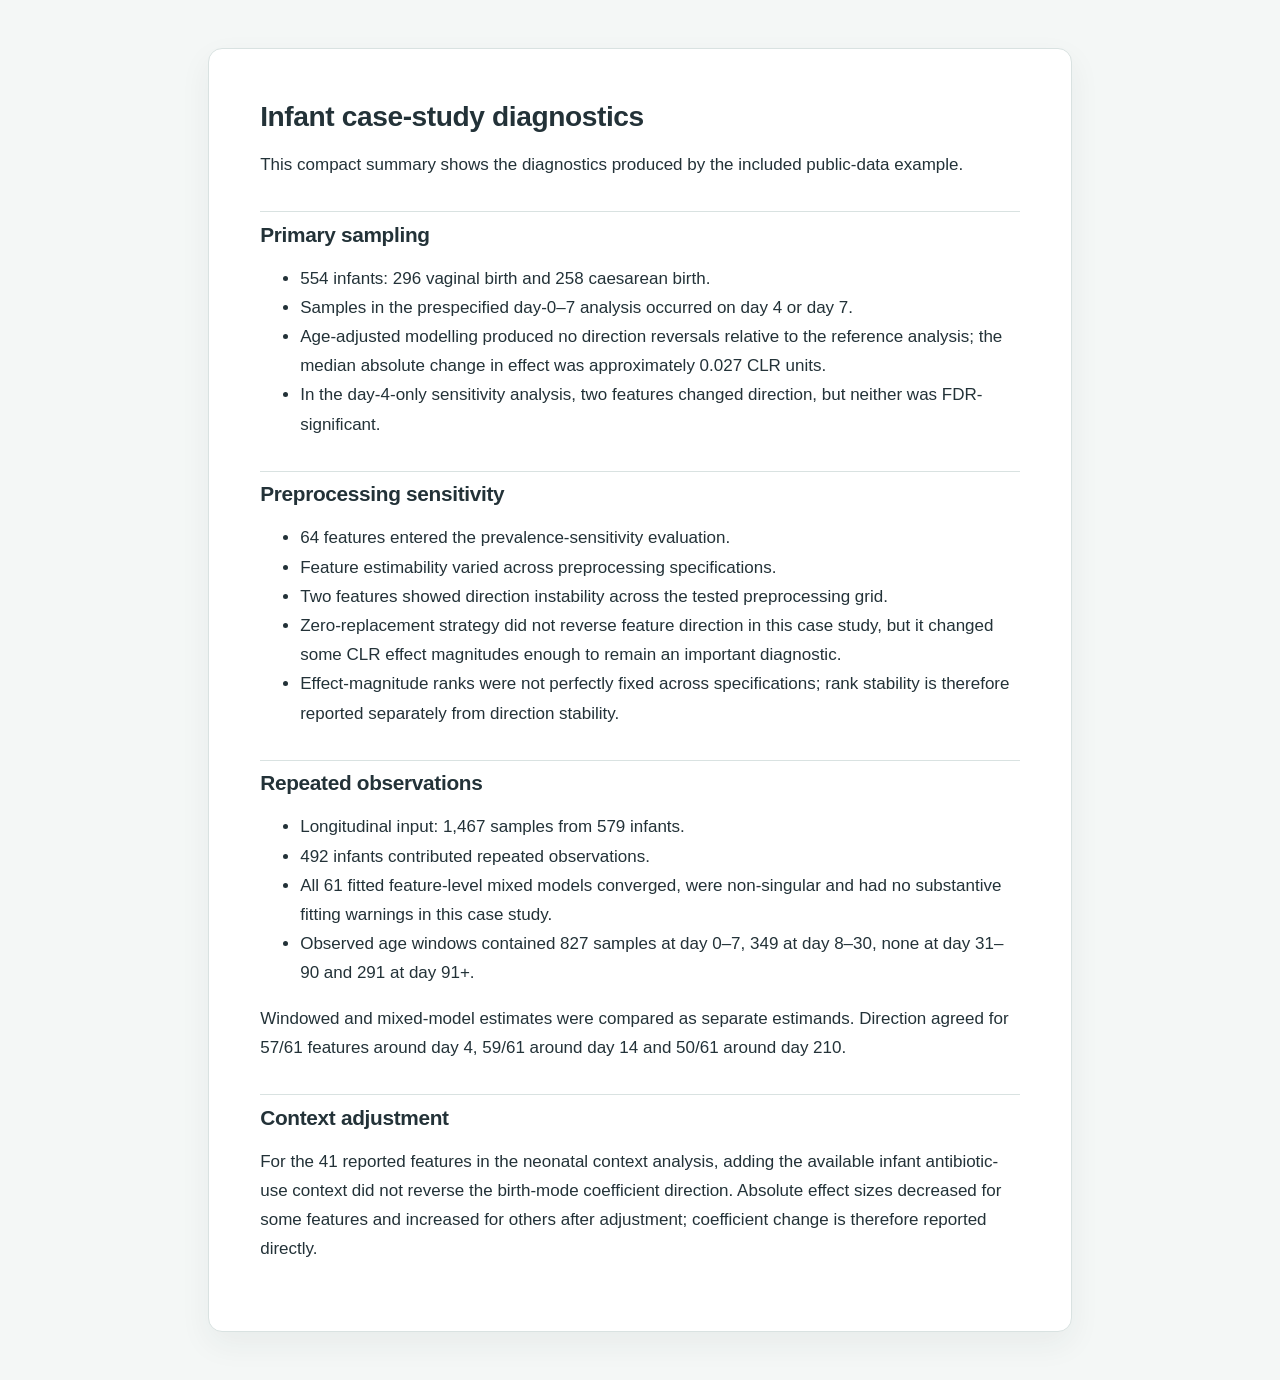
<file: example_outputs/CASE_STUDY_DIAGNOSTICS.html>
<!DOCTYPE html>
<html xmlns="http://www.w3.org/1999/xhtml">
<head>
  <meta charset="utf-8" />
  <meta name="generator" content="pandoc" />
  <meta name="viewport" content="width=device-width, initial-scale=1.0, user-scalable=yes" />
  <title>Case-study diagnostics | Microbiome robustness toolkit</title>
  <style>
    /* Default styles provided by pandoc.
    ** See https://pandoc.org/MANUAL.html#variables-for-html for config info.
    */
    span.smallcaps{font-variant: small-caps;}
    div.columns{display: flex; gap: min(4vw, 1.5em);}
    div.column{flex: auto; overflow-x: auto;}
    div.hanging-indent{margin-left: 1.5em; text-indent: -1.5em;}
    /* The extra [class] is a hack that increases specificity enough to
       override a similar rule in reveal.js */
    ul.task-list[class]{list-style: none;}
    ul.task-list li input[type="checkbox"] {
      font-size: inherit;
      width: 0.8em;
      margin: 0 0.8em 0.2em -1.6em;
      vertical-align: middle;
    }
    .display.math{display: block; text-align: center; margin: 0.5rem auto;}
  </style>
  <link rel="stylesheet" href="../docs/document.css" />
</head>
<body>
<header id="title-block-header">
<h1 class="title">Case-study diagnostics | Microbiome robustness
toolkit</h1>
</header>
<h1 id="infant-case-study-diagnostics">Infant case-study
diagnostics</h1>
<p>This compact summary shows the diagnostics produced by the included
public-data example.</p>
<h2 id="primary-sampling">Primary sampling</h2>
<ul>
<li>554 infants: 296 vaginal birth and 258 caesarean birth.</li>
<li>Samples in the prespecified day-0–7 analysis occurred on day 4 or
day 7.</li>
<li>Age-adjusted modelling produced no direction reversals relative to
the reference analysis; the median absolute change in effect was
approximately 0.027 CLR units.</li>
<li>In the day-4-only sensitivity analysis, two features changed
direction, but neither was FDR-significant.</li>
</ul>
<h2 id="preprocessing-sensitivity">Preprocessing sensitivity</h2>
<ul>
<li>64 features entered the prevalence-sensitivity evaluation.</li>
<li>Feature estimability varied across preprocessing
specifications.</li>
<li>Two features showed direction instability across the tested
preprocessing grid.</li>
<li>Zero-replacement strategy did not reverse feature direction in this
case study, but it changed some CLR effect magnitudes enough to remain
an important diagnostic.</li>
<li>Effect-magnitude ranks were not perfectly fixed across
specifications; rank stability is therefore reported separately from
direction stability.</li>
</ul>
<h2 id="repeated-observations">Repeated observations</h2>
<ul>
<li>Longitudinal input: 1,467 samples from 579 infants.</li>
<li>492 infants contributed repeated observations.</li>
<li>All 61 fitted feature-level mixed models converged, were
non-singular and had no substantive fitting warnings in this case
study.</li>
<li>Observed age windows contained 827 samples at day 0–7, 349 at day
8–30, none at day 31–90 and 291 at day 91+.</li>
</ul>
<p>Windowed and mixed-model estimates were compared as separate
estimands. Direction agreed for 57/61 features around day 4, 59/61
around day 14 and 50/61 around day 210.</p>
<h2 id="context-adjustment">Context adjustment</h2>
<p>For the 41 reported features in the neonatal context analysis, adding
the available infant antibiotic-use context did not reverse the
birth-mode coefficient direction. Absolute effect sizes decreased for
some features and increased for others after adjustment; coefficient
change is therefore reported directly.</p>
</body>
</html>
</file>
<file: docs/document.css>
:root {
  color-scheme: light;
  --ink: #233238;
  --muted: #5d6b70;
  --accent: #176b73;
  --accent-soft: #e8f2f1;
  --line: #d9e2e1;
  --paper: #ffffff;
  --canvas: #f4f7f6;
  --code: #eef3f2;
}

* { box-sizing: border-box; }

html { font-size: 100%; }

body {
  width: min(100% - 2rem, 54rem);
  margin: 3rem auto;
  padding: clamp(1.5rem, 4vw, 3.5rem);
  background: var(--paper);
  color: var(--ink);
  font-family: Inter, ui-sans-serif, -apple-system, BlinkMacSystemFont, "Segoe UI", sans-serif;
  font-size: 1.0625rem;
  line-height: 1.72;
  text-rendering: optimizeLegibility;
  border: 1px solid var(--line);
  border-radius: 14px;
  box-shadow: 0 12px 32px rgba(35, 50, 56, 0.06);
}

html { background: var(--canvas); }

#title-block-header { display: none; }

h1, h2, h3, h4 {
  color: var(--ink);
  line-height: 1.2;
  letter-spacing: -0.015em;
  margin-top: 2rem;
  margin-bottom: 0.7rem;
}

h1 { margin-top: 0; font-size: clamp(1.5rem, 2.2vw, 1.85rem); }
h2 { font-size: clamp(1.1rem, 1.8vw, 1.3rem); padding-top: 0.65rem; border-top: 1px solid var(--line); }
h3 { font-size: 1.05rem; }

p, ul, ol, table, blockquote, pre { margin: 1rem 0; }

a { color: var(--accent); text-underline-offset: 0.16em; }
a:hover { color: #0d4b51; }

code {
  padding: 0.12em 0.32em;
  background: var(--code);
  border-radius: 4px;
  font-size: 0.92em;
}

pre {
  overflow-x: auto;
  padding: 1rem 1.1rem;
  background: var(--code);
  border: 1px solid var(--line);
  border-radius: 8px;
  line-height: 1.55;
}

pre code { padding: 0; background: transparent; }

blockquote {
  margin-left: 0;
  padding: 0.2rem 1rem;
  color: var(--muted);
  border-left: 4px solid var(--accent);
  background: var(--accent-soft);
}

table { width: 100%; border-collapse: collapse; }
th, td { padding: 0.55rem 0.7rem; text-align: left; border-bottom: 1px solid var(--line); }
th { color: var(--ink); background: var(--accent-soft); }

img { max-width: 100%; height: auto; }

@media (max-width: 640px) {
  body { font-size: 1rem; }
  body { width: min(100% - 1rem, 54rem); margin: 0.5rem auto; padding: 1.25rem; border-radius: 10px; }
  h2 { padding-top: 0.45rem; }
  th, td { padding: 0.45rem; }
}
</file>
